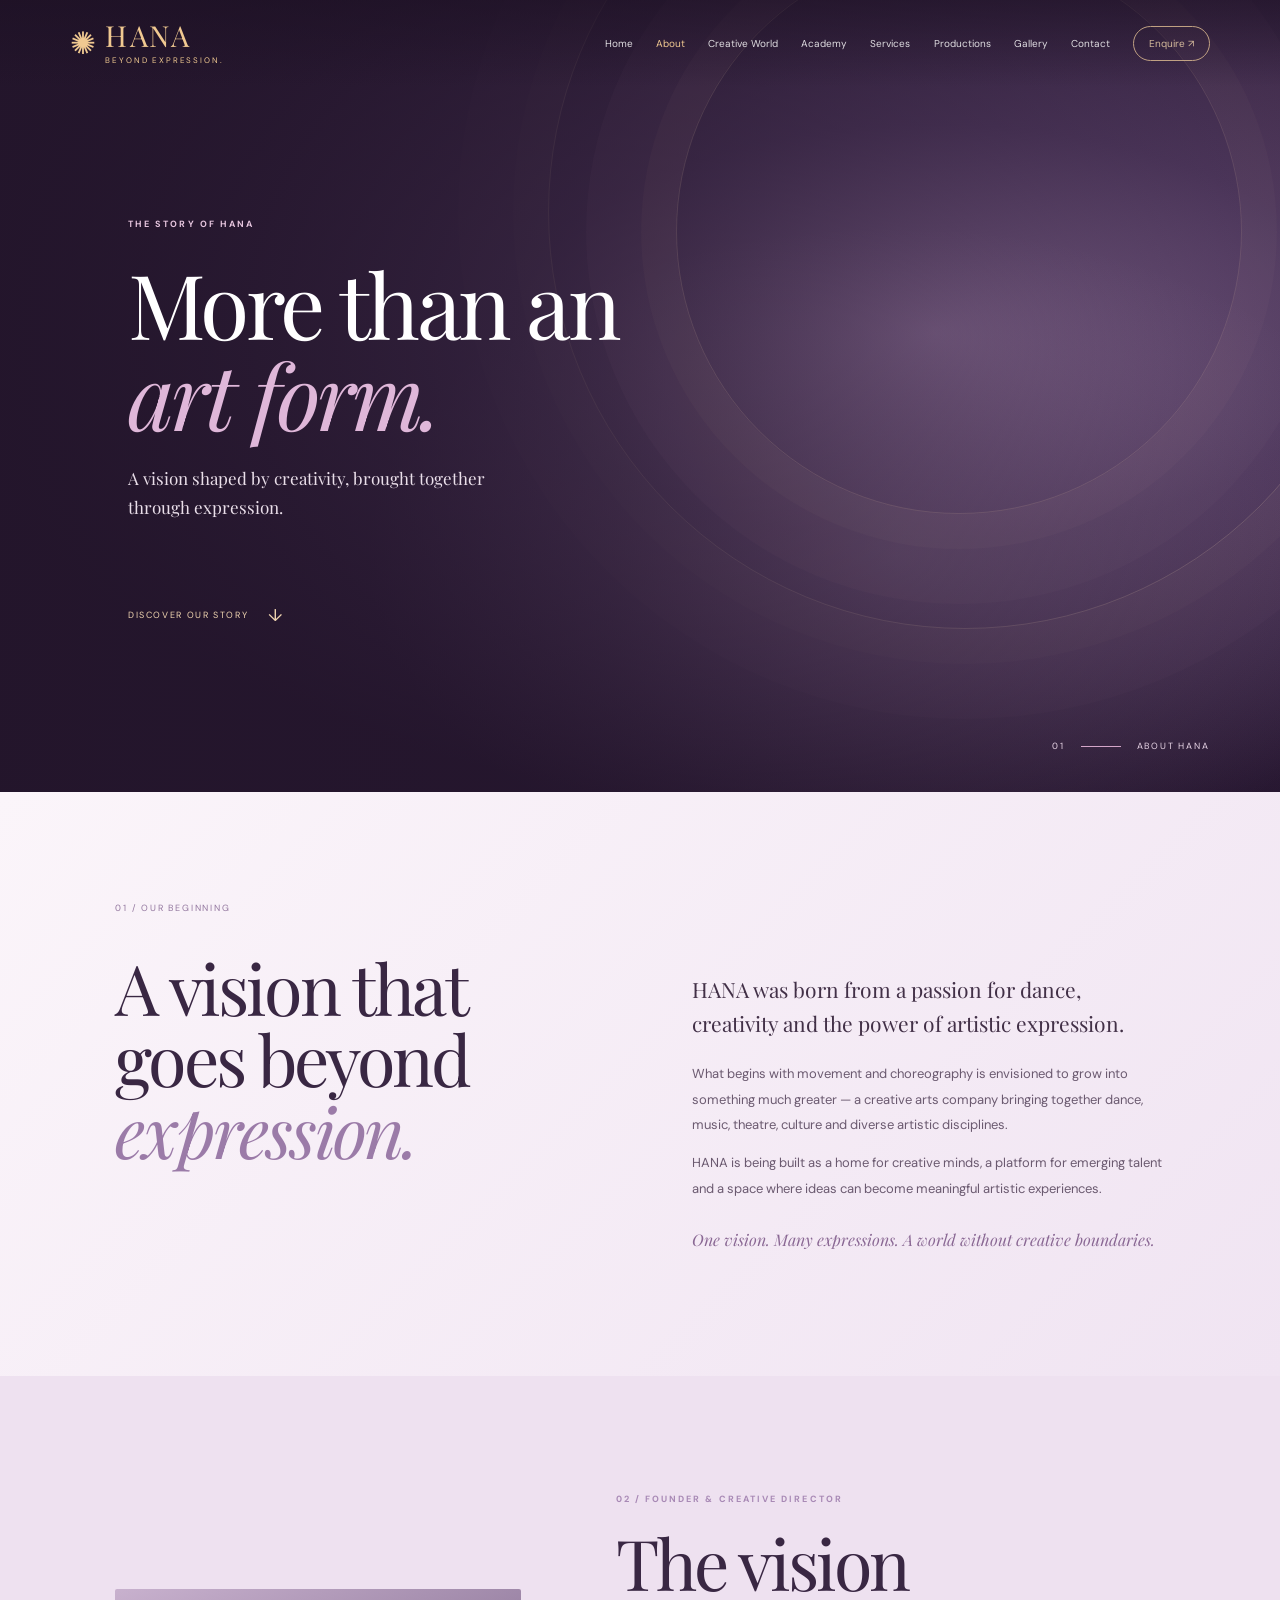
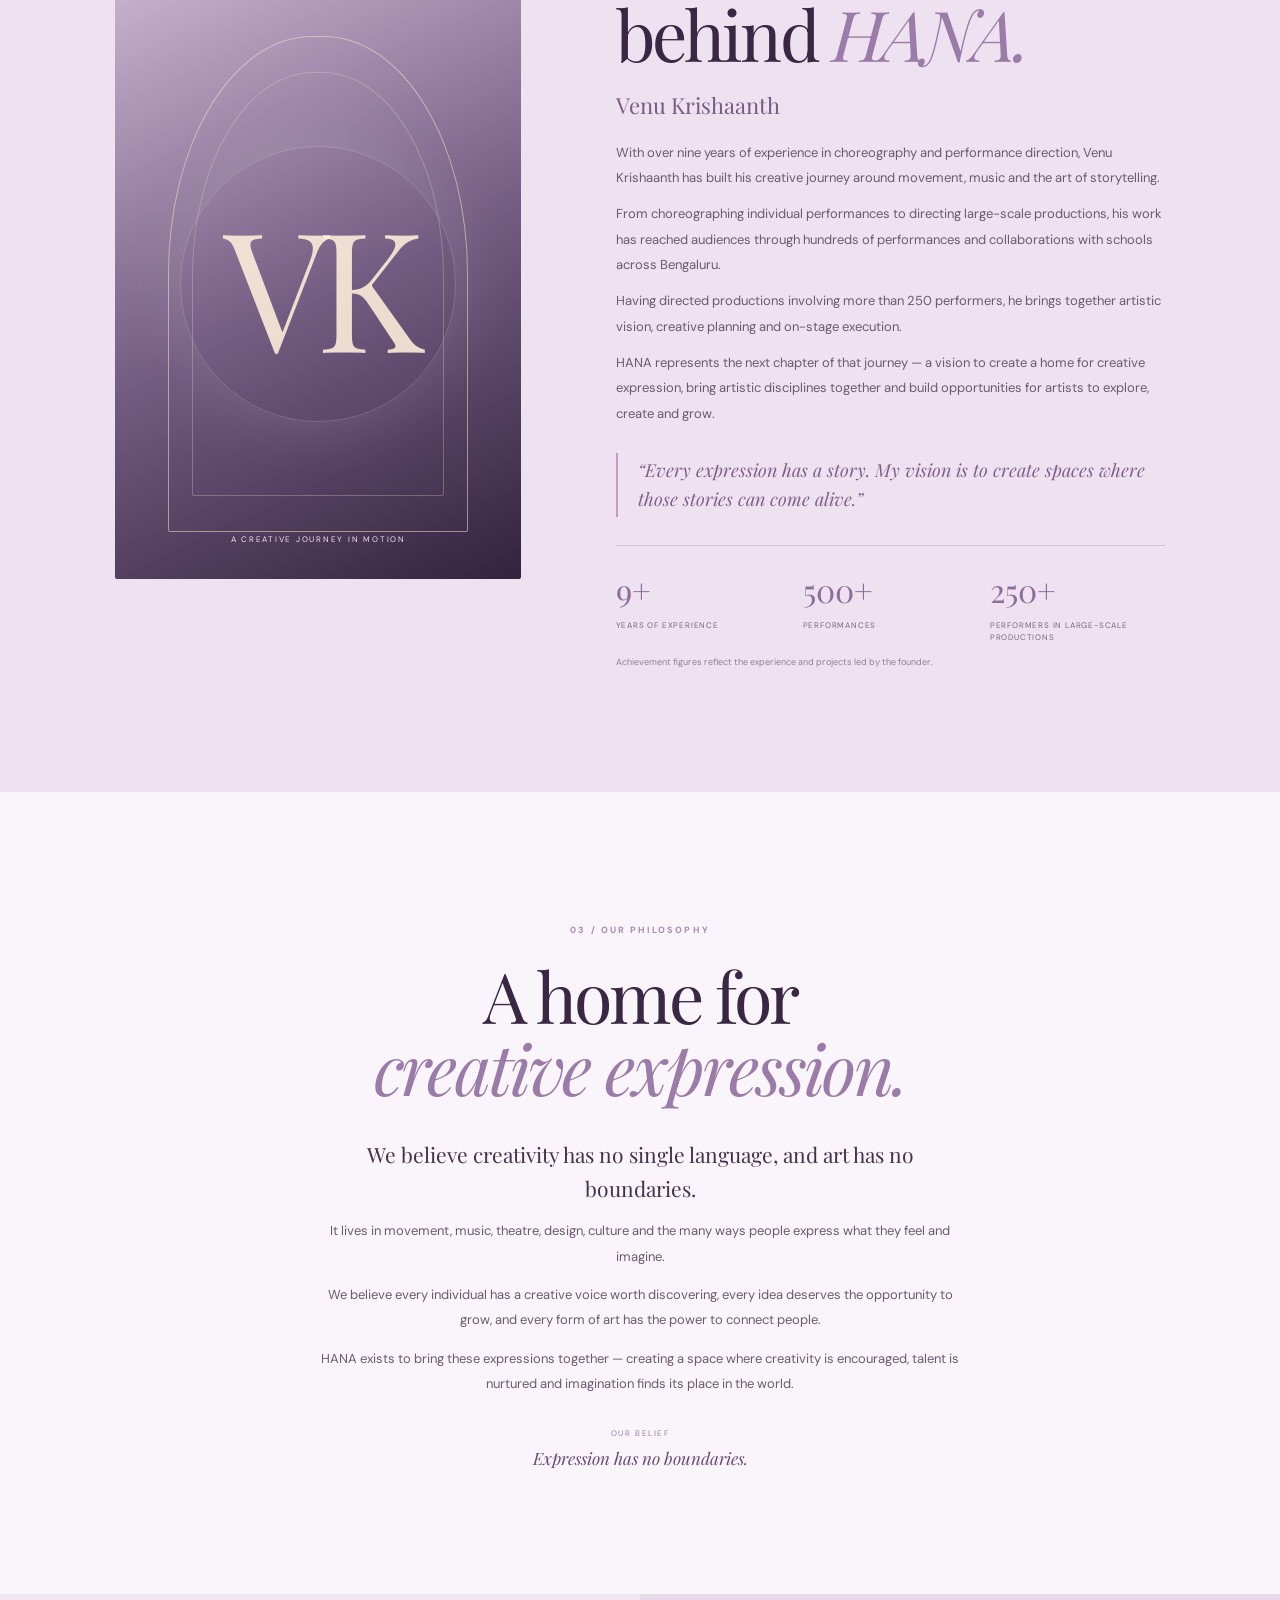
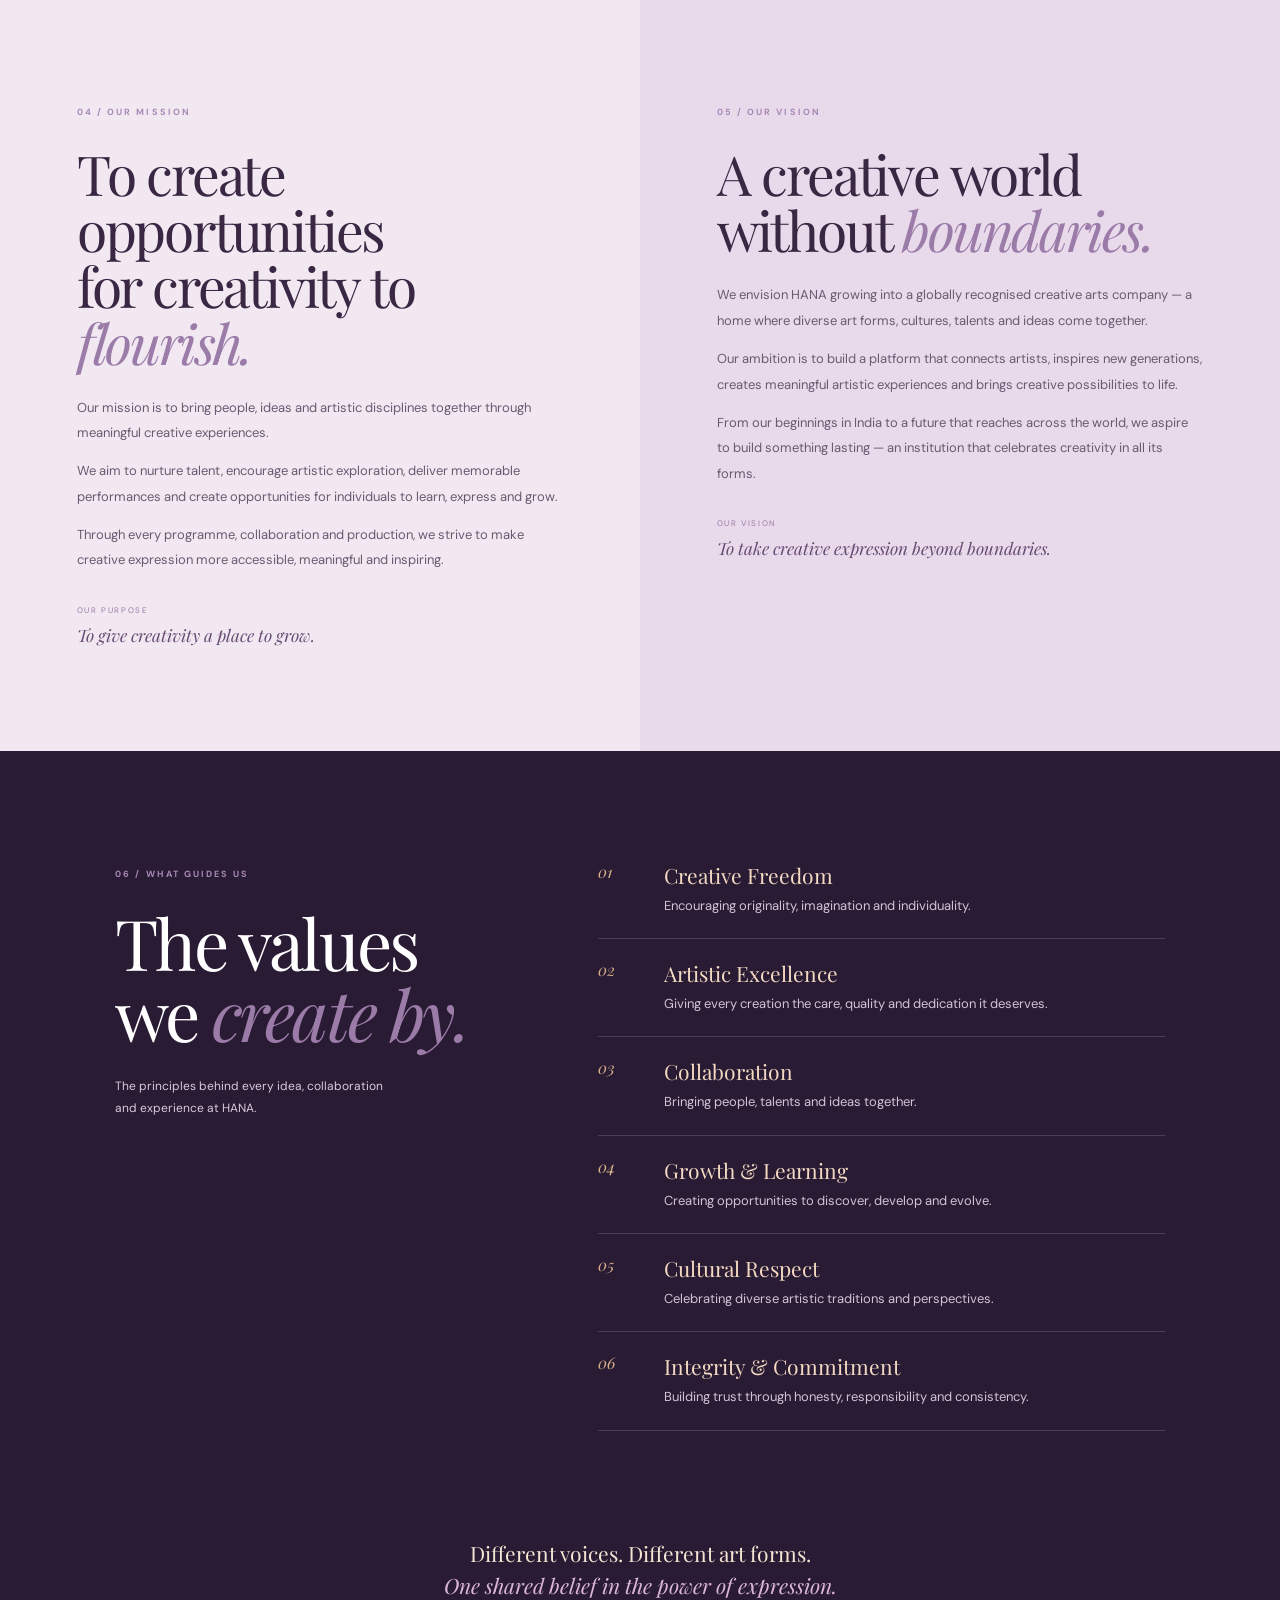
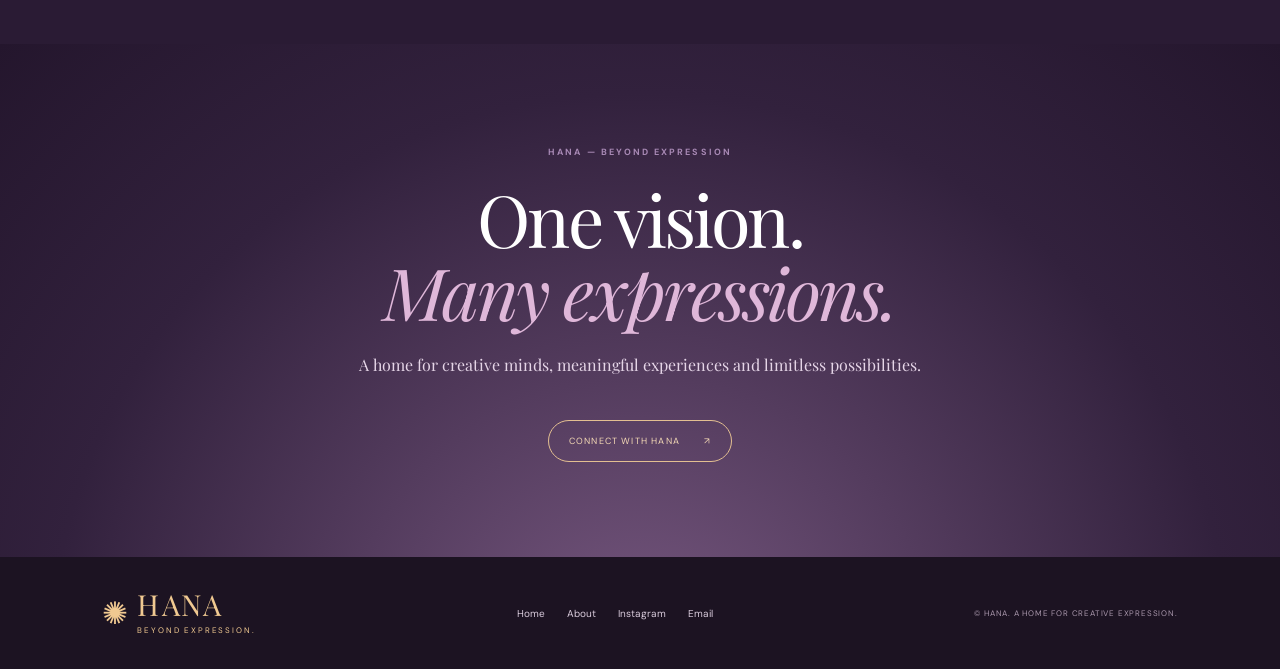
<file: about.html>
<!doctype html>
<html lang="en">
<head>
  <meta charset="utf-8">
  <meta name="viewport" content="width=device-width, initial-scale=1">
  <meta name="theme-color" content="#281832">
  <meta name="description" content="Discover the story, founder, philosophy, mission, vision and values behind HANA — Beyond Expression.">
  <title>About HANA — Beyond Expression</title>
  <link rel="preconnect" href="https://fonts.googleapis.com">
  <link rel="preconnect" href="https://fonts.gstatic.com" crossorigin>
  <link href="https://fonts.googleapis.com/css2?family=DM+Sans:wght@400;500;600;700&family=Playfair+Display:ital,wght@0,400;0,500;0,600;1,400;1,500&display=swap" rel="stylesheet">
  <link rel="stylesheet" href="style.css">
</head>
<body>
<header class="header">
  <a class="brand" href="index.html"><span class="mark">✺</span><span>HANA<small>BEYOND EXPRESSION.</small></span></a>
  <button class="menu" aria-label="Toggle navigation" aria-expanded="false"><i></i><i></i></button>
  <nav class="nav">
    <a href="index.html">Home</a><a class="active" href="about.html">About</a>
    <a href="creative-world.html">Creative World</a><a href="academy.html">Academy</a>
    <a href="services.html">Services</a><a href="productions.html">Productions</a>
    <a href="gallery.html">Gallery</a><a href="contact.html">Contact</a>
    <a class="nav-cta" href="https://wa.me/919900006906">Enquire ↗</a>
  </nav>
</header>

<main>
  <section class="hero">
    <div class="hero-glow"></div>
    <div class="hero-copy">
      <span class="eyebrow">THE STORY OF HANA</span>
      <h1>More than an<br><em>art form.</em></h1>
      <p>A vision shaped by creativity, brought together through expression.</p>
      <a class="scroll" href="#story">DISCOVER OUR STORY <span>↓</span></a>
    </div>
    <div class="hero-side">01 <b></b> ABOUT HANA</div>
  </section>

  <section class="story section" id="story">
    <div class="section-tag">01 / OUR BEGINNING</div>
    <div class="story-grid">
      <h2>A vision that<br>goes beyond<br><em>expression.</em></h2>
      <div class="prose">
        <p class="lead">HANA was born from a passion for dance, creativity and the power of artistic expression.</p>
        <p>What begins with movement and choreography is envisioned to grow into something much greater — a creative arts company bringing together dance, music, theatre, culture and diverse artistic disciplines.</p>
        <p>HANA is being built as a home for creative minds, a platform for emerging talent and a space where ideas can become meaningful artistic experiences.</p>
        <p class="signature">One vision. Many expressions. A world without creative boundaries.</p>
      </div>
    </div>
  </section>

  <section class="founder section">
    <div class="founder-visual" aria-label="Founder portrait placeholder">
      <div class="portrait-orbit"></div><div class="portrait-monogram">VK</div>
      <span class="portrait-note">A CREATIVE JOURNEY IN MOTION</span>
    </div>
    <div class="founder-copy">
      <span class="eyebrow">02 / FOUNDER &amp; CREATIVE DIRECTOR</span>
      <h2>The vision<br>behind <em>HANA.</em></h2>
      <h3>Venu Krishaanth</h3>
      <p>With over nine years of experience in choreography and performance direction, Venu Krishaanth has built his creative journey around movement, music and the art of storytelling.</p>
      <p>From choreographing individual performances to directing large-scale productions, his work has reached audiences through hundreds of performances and collaborations with schools across Bengaluru.</p>
      <p>Having directed productions involving more than 250 performers, he brings together artistic vision, creative planning and on-stage execution.</p>
      <p>HANA represents the next chapter of that journey — a vision to create a home for creative expression, bring artistic disciplines together and build opportunities for artists to explore, create and grow.</p>
      <blockquote>“Every expression has a story. My vision is to create spaces where those stories can come alive.”</blockquote>
      <div class="founder-stats"><div><strong>9+</strong><span>YEARS OF EXPERIENCE</span></div><div><strong>500+</strong><span>PERFORMANCES</span></div><div><strong>250+</strong><span>PERFORMERS IN LARGE-SCALE PRODUCTIONS</span></div></div>
      <p class="small-note">Achievement figures reflect the experience and projects led by the founder.</p>
    </div>
  </section>

  <section class="philosophy section">
    <span class="eyebrow">03 / OUR PHILOSOPHY</span>
    <h2>A home for<br><em>creative expression.</em></h2>
    <p class="philosophy-lead">We believe creativity has no single language, and art has no boundaries.</p>
    <p>It lives in movement, music, theatre, design, culture and the many ways people express what they feel and imagine.</p>
    <p>We believe every individual has a creative voice worth discovering, every idea deserves the opportunity to grow, and every form of art has the power to connect people.</p>
    <p>HANA exists to bring these expressions together — creating a space where creativity is encouraged, talent is nurtured and imagination finds its place in the world.</p>
    <div class="belief">OUR BELIEF <b>Expression has no boundaries.</b></div>
  </section>

  <section class="mission-vision section">
    <article class="mission">
      <span class="eyebrow">04 / OUR MISSION</span>
      <h2>To create opportunities<br>for creativity to <em>flourish.</em></h2>
      <p>Our mission is to bring people, ideas and artistic disciplines together through meaningful creative experiences.</p>
      <p>We aim to nurture talent, encourage artistic exploration, deliver memorable performances and create opportunities for individuals to learn, express and grow.</p>
      <p>Through every programme, collaboration and production, we strive to make creative expression more accessible, meaningful and inspiring.</p>
      <div class="belief">OUR PURPOSE <b>To give creativity a place to grow.</b></div>
    </article>
    <article class="vision">
      <span class="eyebrow">05 / OUR VISION</span>
      <h2>A creative world<br>without <em>boundaries.</em></h2>
      <p>We envision HANA growing into a globally recognised creative arts company — a home where diverse art forms, cultures, talents and ideas come together.</p>
      <p>Our ambition is to build a platform that connects artists, inspires new generations, creates meaningful artistic experiences and brings creative possibilities to life.</p>
      <p>From our beginnings in India to a future that reaches across the world, we aspire to build something lasting — an institution that celebrates creativity in all its forms.</p>
      <div class="belief">OUR VISION <b>To take creative expression beyond boundaries.</b></div>
    </article>
  </section>

  <section class="values section">
    <div class="values-heading"><span class="eyebrow">06 / WHAT GUIDES US</span><h2>The values<br>we <em>create by.</em></h2><p>The principles behind every idea, collaboration and experience at HANA.</p></div>
    <div class="values-list">
      <article><span>01</span><div><h3>Creative Freedom</h3><p>Encouraging originality, imagination and individuality.</p></div></article>
      <article><span>02</span><div><h3>Artistic Excellence</h3><p>Giving every creation the care, quality and dedication it deserves.</p></div></article>
      <article><span>03</span><div><h3>Collaboration</h3><p>Bringing people, talents and ideas together.</p></div></article>
      <article><span>04</span><div><h3>Growth &amp; Learning</h3><p>Creating opportunities to discover, develop and evolve.</p></div></article>
      <article><span>05</span><div><h3>Cultural Respect</h3><p>Celebrating diverse artistic traditions and perspectives.</p></div></article>
      <article><span>06</span><div><h3>Integrity &amp; Commitment</h3><p>Building trust through honesty, responsibility and consistency.</p></div></article>
    </div>
    <p class="closing">Different voices. Different art forms.<br><em>One shared belief in the power of expression.</em></p>
  </section>

  <section class="end">
    <span class="eyebrow">HANA — BEYOND EXPRESSION</span>
    <h2>One vision.<br><em>Many expressions.</em></h2>
    <p>A home for creative minds, meaningful experiences and limitless possibilities.</p>
    <a href="https://wa.me/919900006906?text=Hello%20HANA%2C%20I%27d%20like%20to%20connect." class="button">CONNECT WITH HANA <span>↗</span></a>
  </section>
</main>
<footer><a class="brand" href="index.html"><span class="mark">✺</span><span>HANA<small>BEYOND EXPRESSION.</small></span></a><div class="foot-links"><a href="index.html">Home</a><a href="about.html">About</a><a href="https://www.instagram.com/__hana.in/">Instagram</a><a href="mailto:hellohana.in@gmail.com">Email</a></div><small>© HANA. A HOME FOR CREATIVE EXPRESSION.</small></footer>
<script src="script.js"></script>
</body>
</html>
</file>
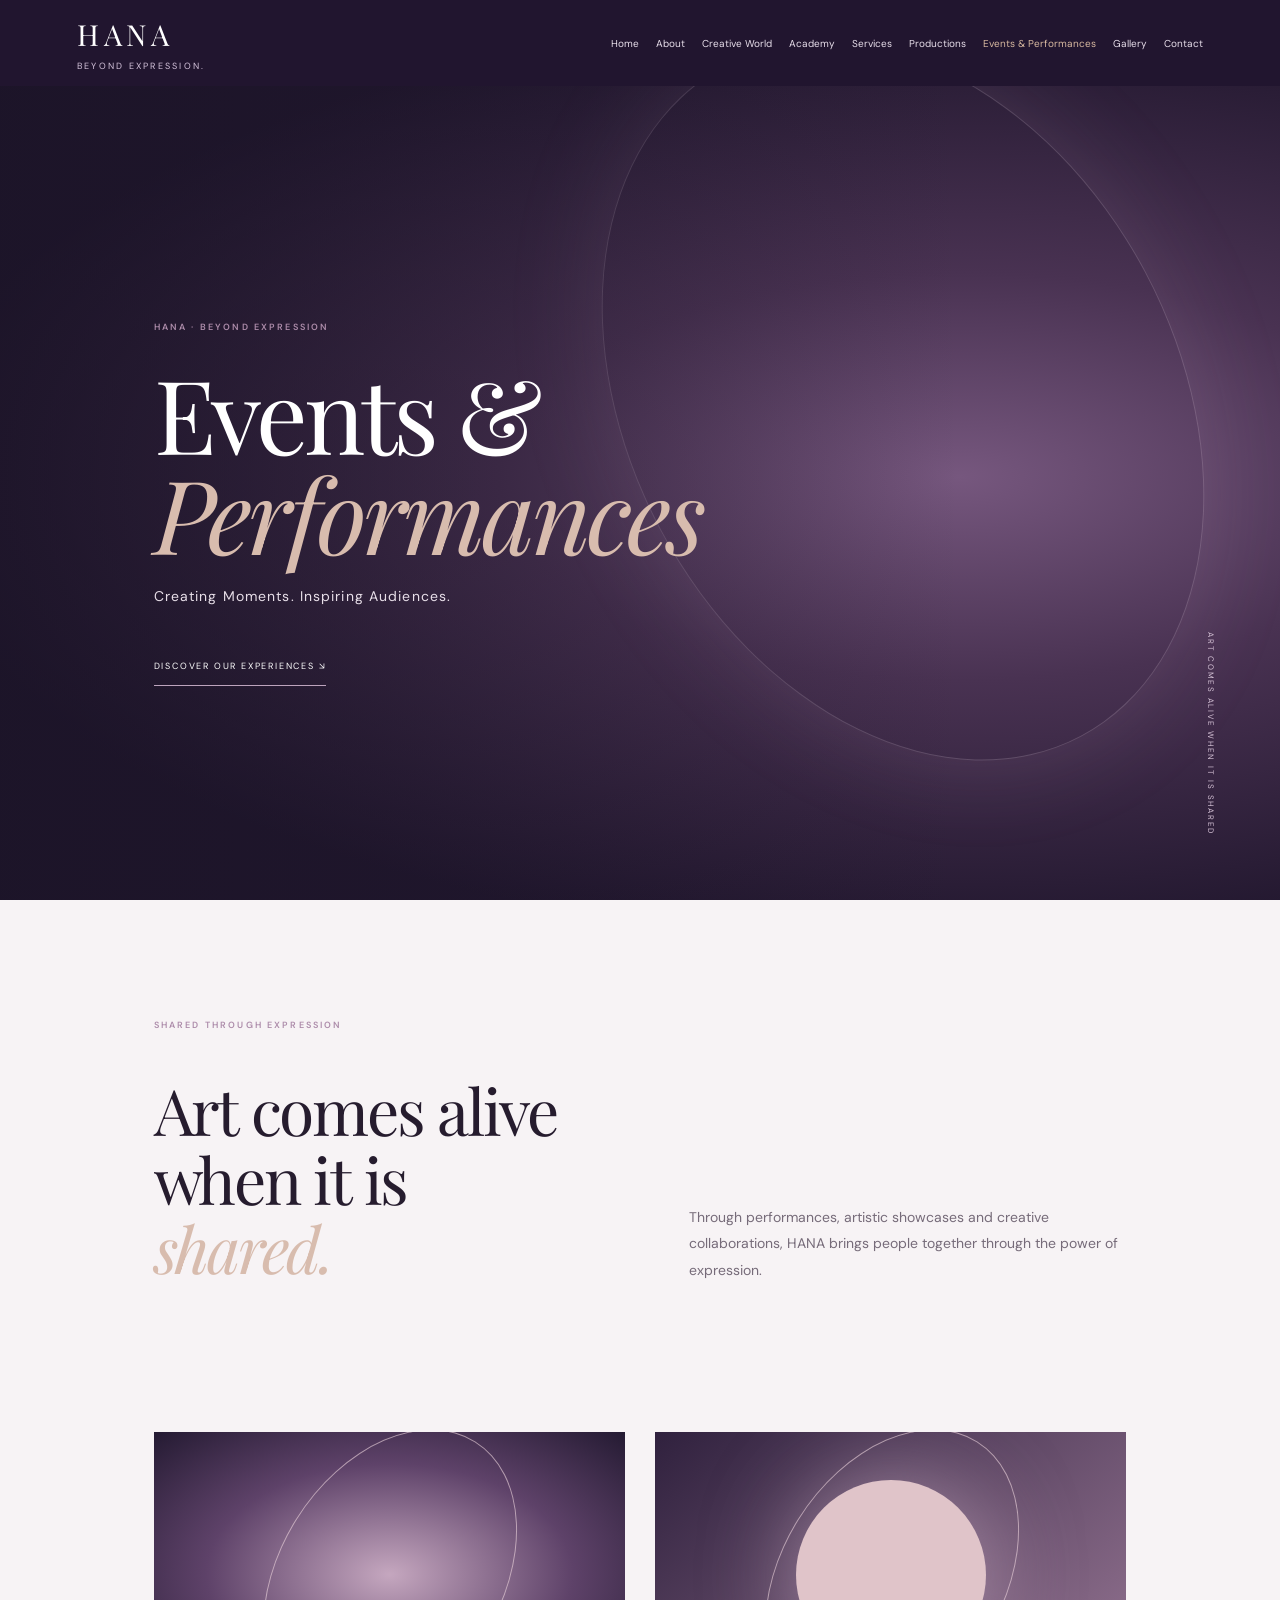
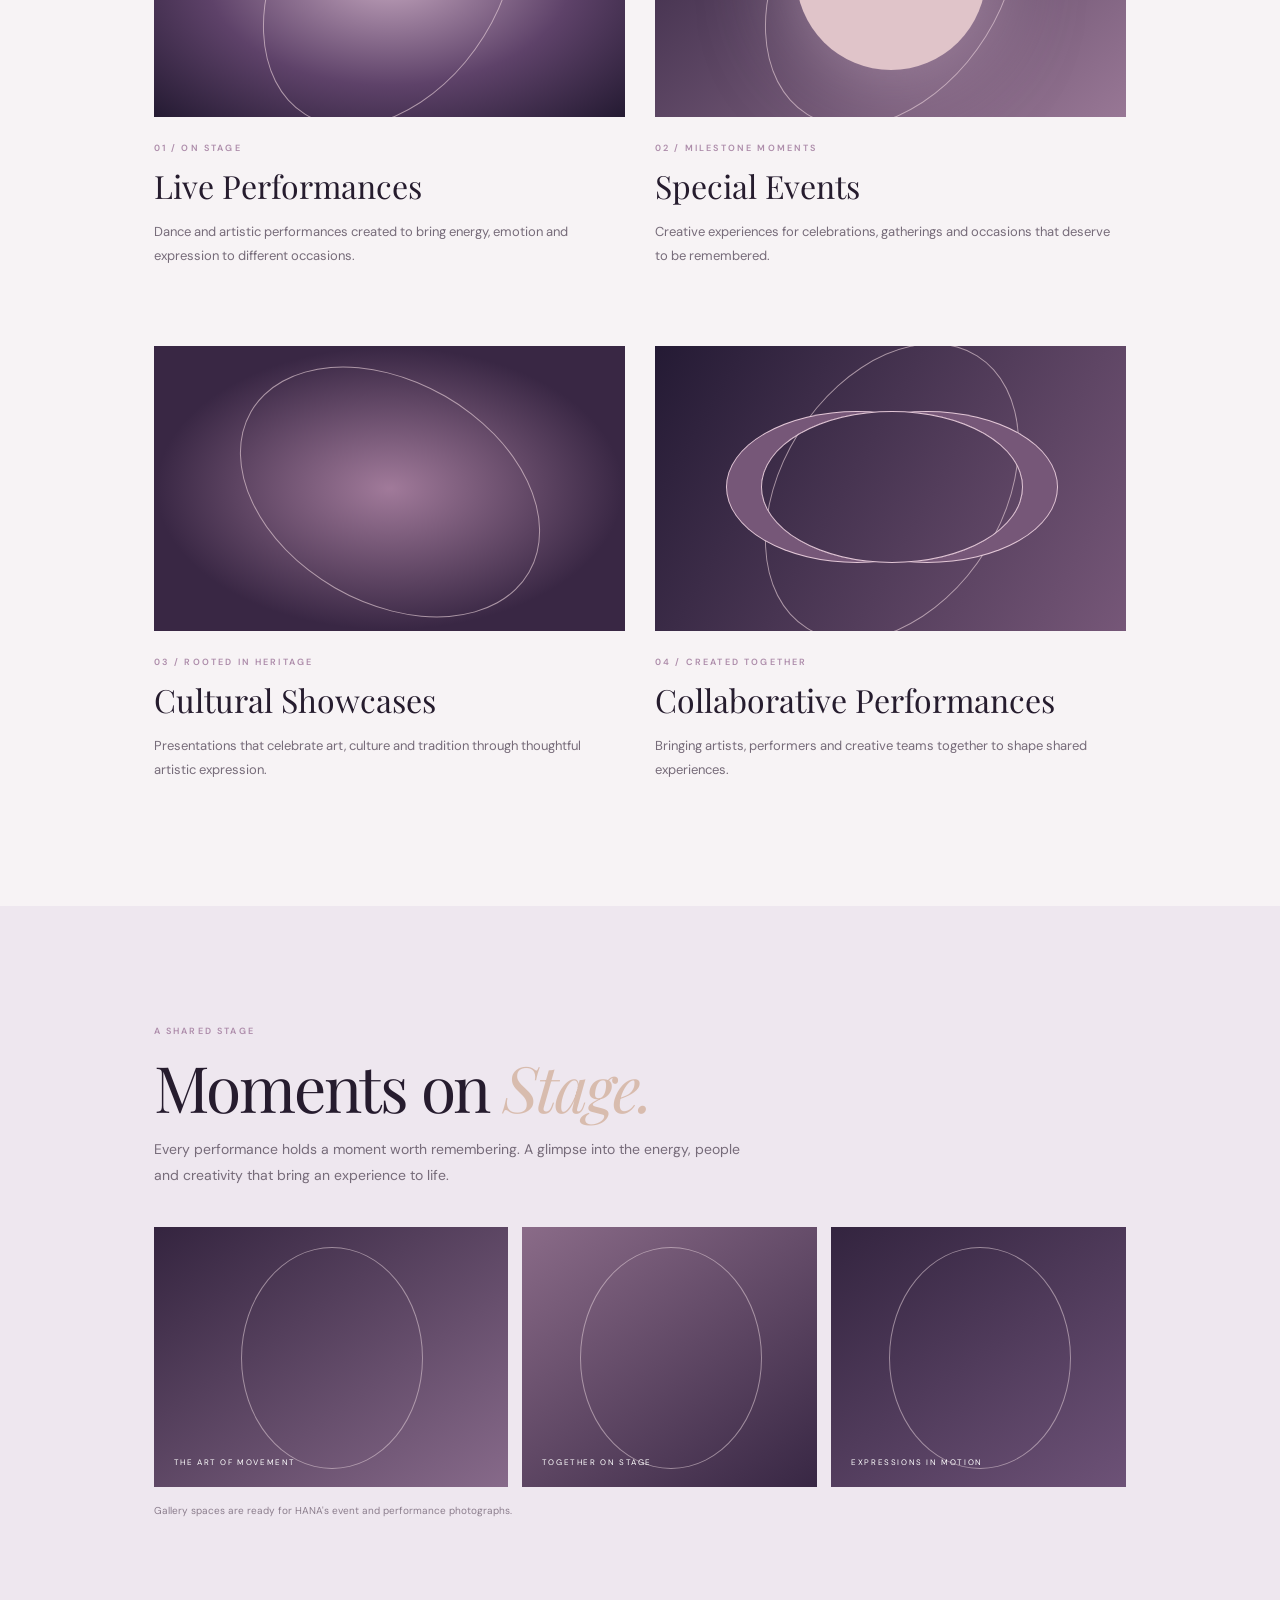
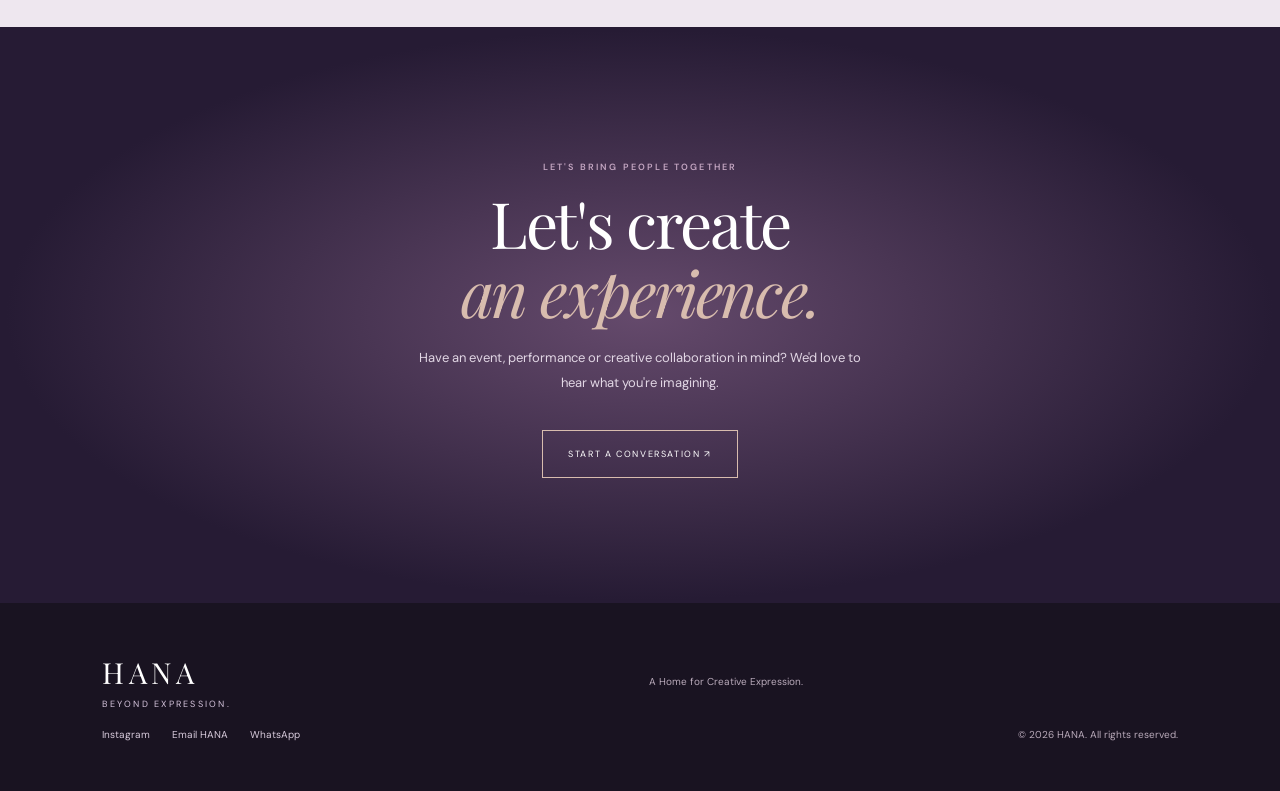
<file: events.html>
<!doctype html><html lang="en"><head><meta charset="utf-8"><meta name="viewport" content="width=device-width,initial-scale=1"><meta name="description" content="HANA Events & Performances — Beyond Expression"><title>Events & Performances | HANA</title><link rel="preconnect" href="https://fonts.googleapis.com"><link href="https://fonts.googleapis.com/css2?family=DM+Sans:wght@400;500;600&family=Playfair+Display:wght@400;500;600&display=swap" rel="stylesheet"><link rel="stylesheet" href="events.css"></head><body>
<header class="header"><a class="brand" href="index.html">HANA<span>BEYOND EXPRESSION.</span></a><button class="menu" aria-label="Open navigation" aria-expanded="false">☰</button><nav><a href="index.html">Home</a><a href="about.html">About</a><a href="creative-world.html">Creative World</a><a href="academy.html">Academy</a><a href="services.html">Services</a><a href="productions.html">Productions</a><a class="active" href="events.html">Events & Performances</a><a href="gallery.html">Gallery</a><a href="contact.html">Contact</a></nav></header>
<main><section class="hero"><div class="hero-shape"></div><div class="hero-copy"><p class="eyebrow">HANA · BEYOND EXPRESSION</p><h1>Events &<br><em>Performances</em></h1><p class="tagline">Creating Moments. Inspiring Audiences.</p><a class="link" href="#experiences">DISCOVER OUR EXPERIENCES ↘</a></div><small class="side-note">ART COMES ALIVE WHEN IT IS SHARED</small></section>
<section class="intro section" id="experiences"><p class="eyebrow">SHARED THROUGH EXPRESSION</p><h2>Art comes alive<br>when it is <em>shared.</em></h2><p>Through performances, artistic showcases and creative collaborations, HANA brings people together through the power of expression.</p></section>
<section class="cards section"><article class="card"><div class="art live"></div><p class="eyebrow">01 / ON STAGE</p><h3>Live Performances</h3><p>Dance and artistic performances created to bring energy, emotion and expression to different occasions.</p></article><article class="card"><div class="art special"></div><p class="eyebrow">02 / MILESTONE MOMENTS</p><h3>Special Events</h3><p>Creative experiences for celebrations, gatherings and occasions that deserve to be remembered.</p></article><article class="card"><div class="art culture"></div><p class="eyebrow">03 / ROOTED IN HERITAGE</p><h3>Cultural Showcases</h3><p>Presentations that celebrate art, culture and tradition through thoughtful artistic expression.</p></article><article class="card"><div class="art collab"></div><p class="eyebrow">04 / CREATED TOGETHER</p><h3>Collaborative Performances</h3><p>Bringing artists, performers and creative teams together to shape shared experiences.</p></article></section>
<section class="moments section"><div><p class="eyebrow">A SHARED STAGE</p><h2>Moments on <em>Stage.</em></h2><p class="moments-copy">Every performance holds a moment worth remembering. A glimpse into the energy, people and creativity that bring an experience to life.</p></div><div class="gallery"><div class="tile t1"><span>THE ART OF MOVEMENT</span></div><div class="tile t2"><span>TOGETHER ON STAGE</span></div><div class="tile t3"><span>EXPRESSIONS IN MOTION</span></div></div><small class="note">Gallery spaces are ready for HANA's event and performance photographs.</small></section>
<section class="closing"><p class="eyebrow">LET'S BRING PEOPLE TOGETHER</p><h2>Let's create<br><em>an experience.</em></h2><p>Have an event, performance or creative collaboration in mind? We'd love to hear what you're imagining.</p><a class="cta" href="https://wa.me/919900006906" target="_blank" rel="noopener">START A CONVERSATION ↗</a></section></main>
<footer><a class="brand" href="index.html">HANA<span>BEYOND EXPRESSION.</span></a><p>A Home for Creative Expression.</p><div><a href="https://www.instagram.com/__hana.in/" target="_blank" rel="noopener">Instagram</a><a href="mailto:hellohana.in@gmail.com">Email HANA</a><a href="https://wa.me/919900006906">WhatsApp</a></div><small>© <span id="year"></span> HANA. All rights reserved.</small></footer><script src="events.js"></script></body></html>
</file>
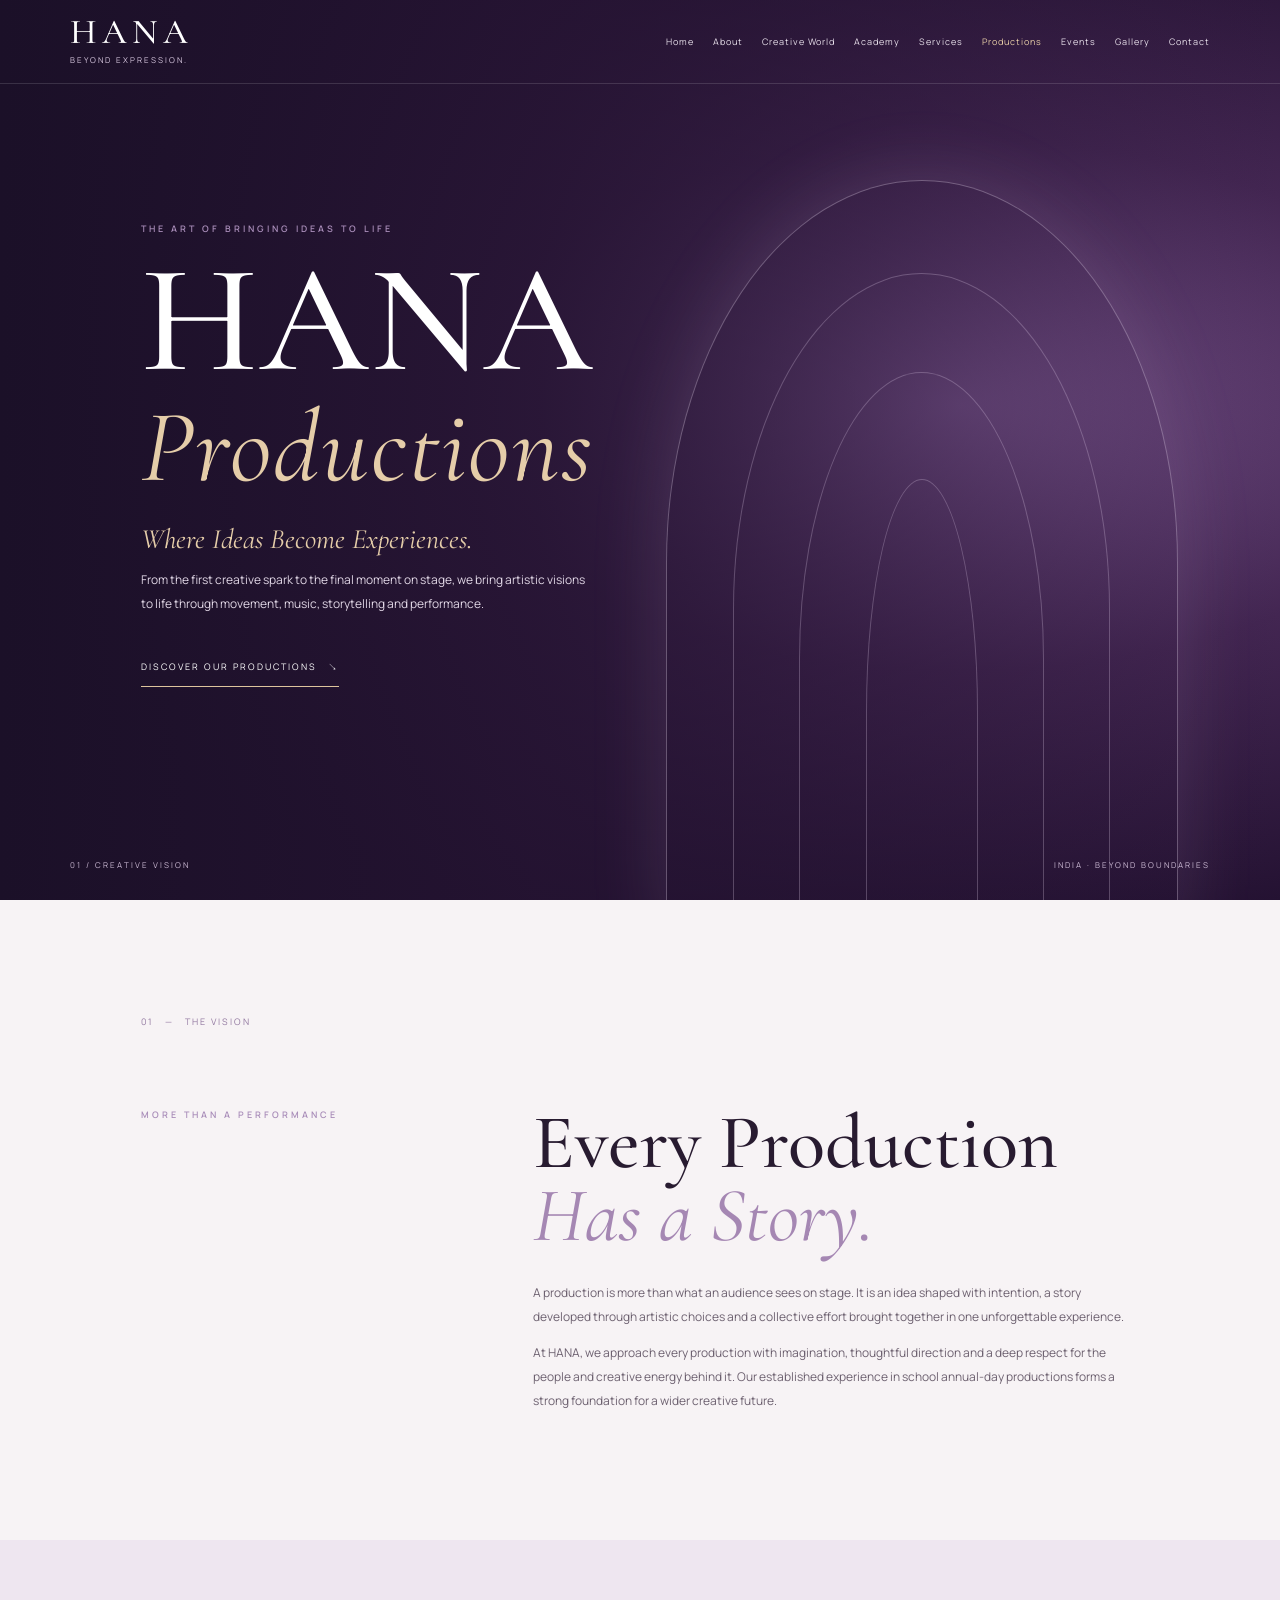
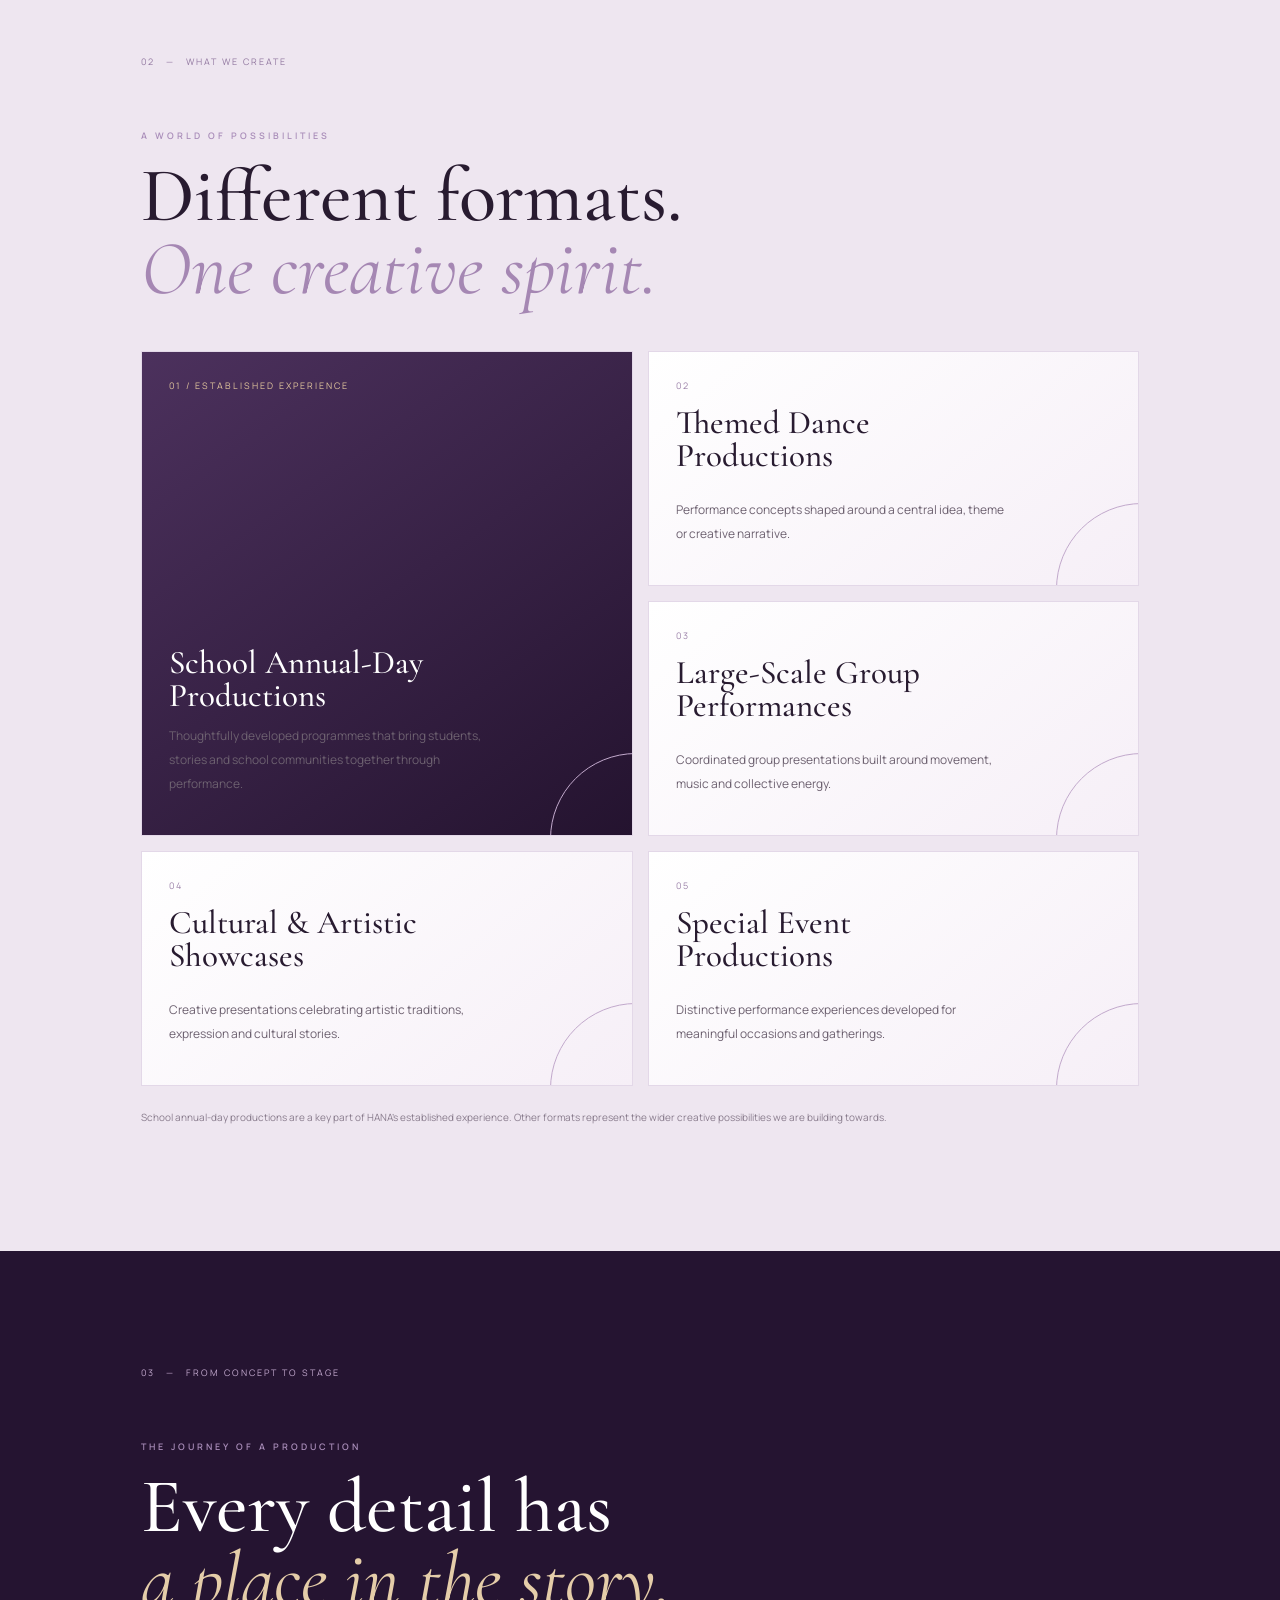
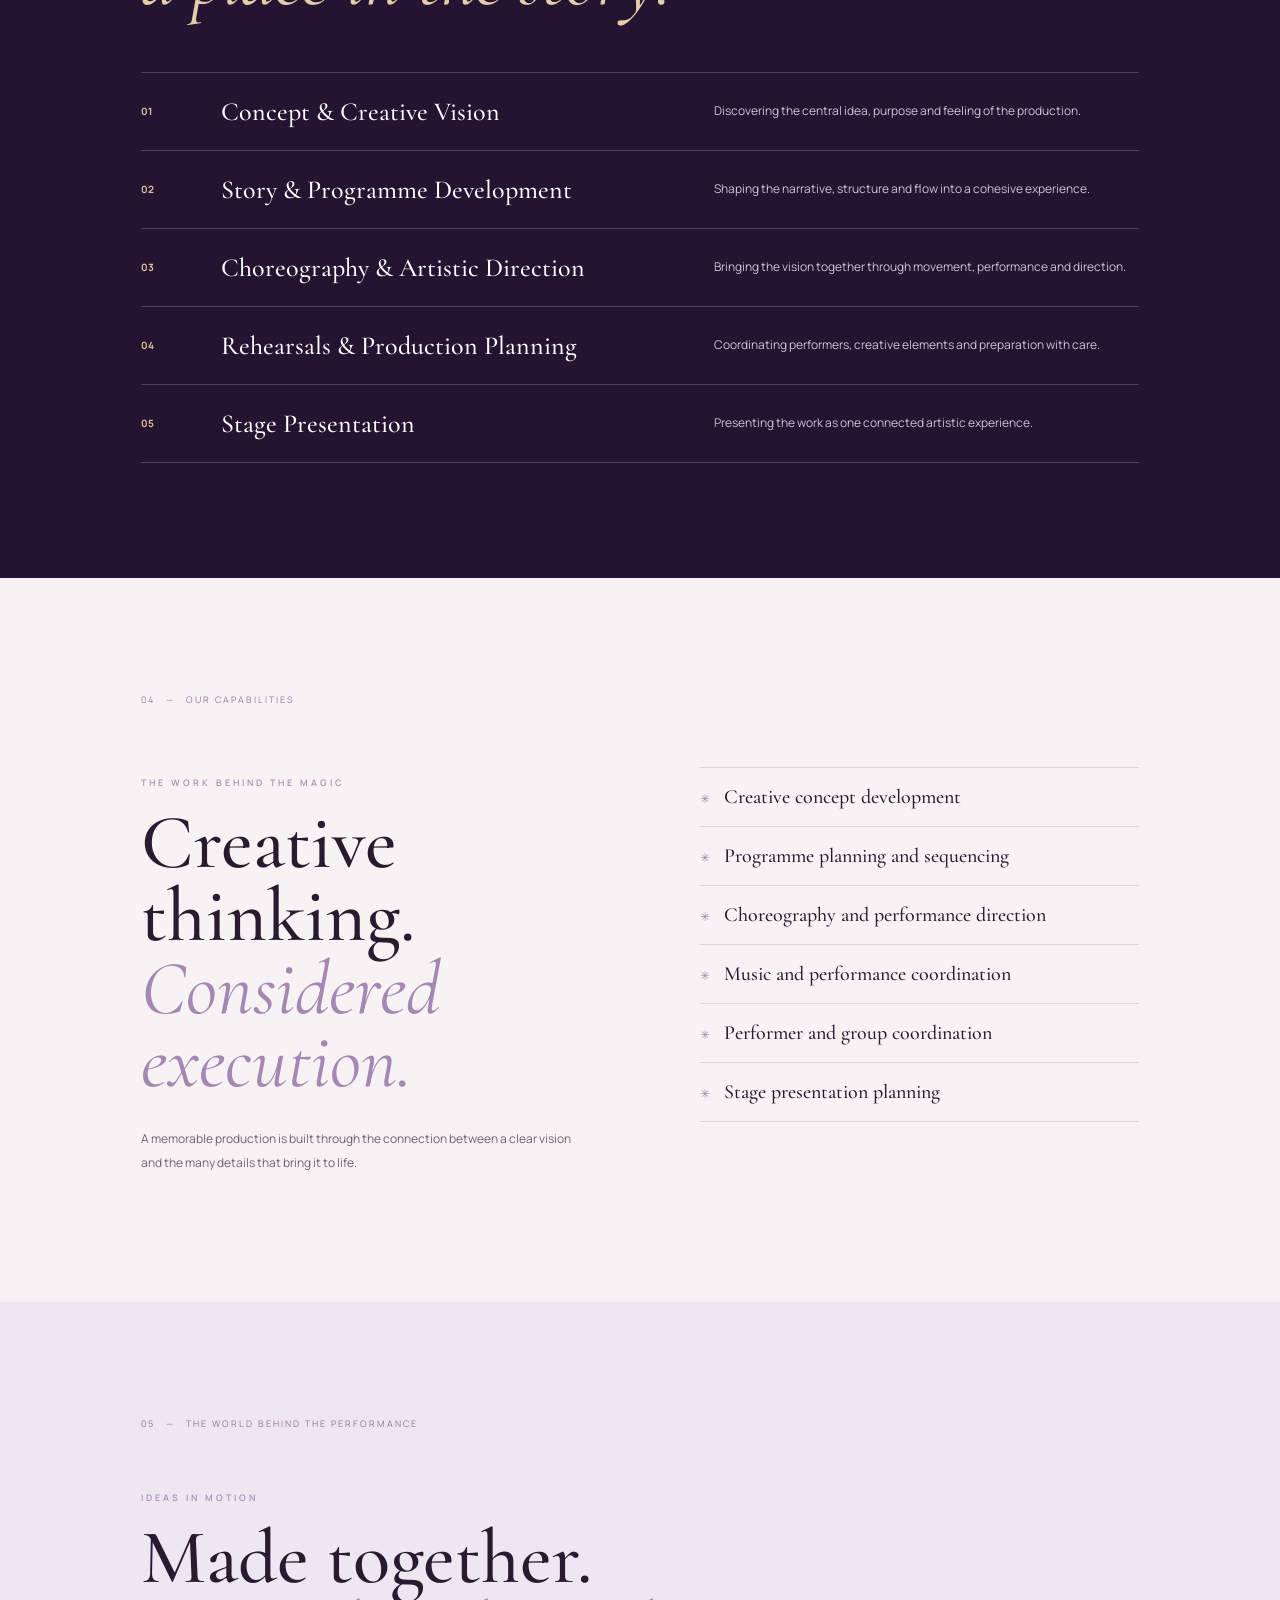
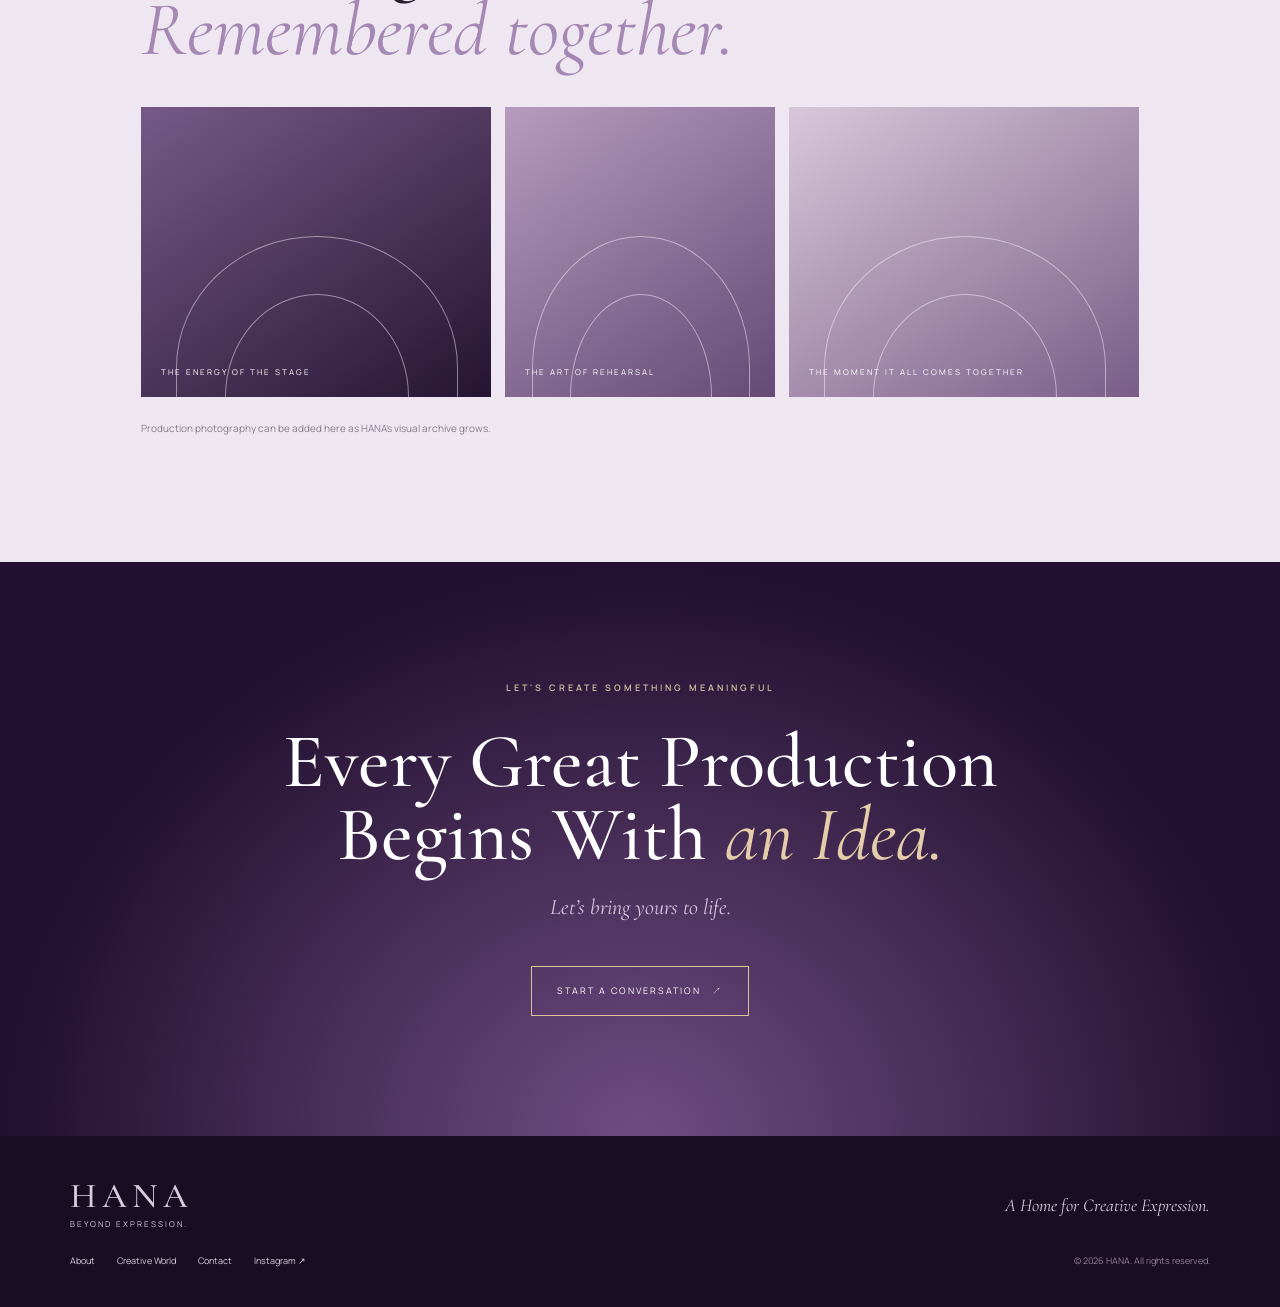
<file: productions.html>
<!doctype html>
<html lang="en"><head>
<meta charset="utf-8"><meta name="viewport" content="width=device-width,initial-scale=1">
<meta name="theme-color" content="#21102f">
<meta name="description" content="HANA Productions — Where Ideas Become Experiences.">
<title>Productions | HANA — Beyond Expression</title>
<link rel="preconnect" href="https://fonts.googleapis.com">
<link href="https://fonts.googleapis.com/css2?family=Cormorant+Garamond:wght@400;500;600&family=Manrope:wght@300;400;500;600&display=swap" rel="stylesheet">
<link rel="stylesheet" href="productions.css"></head>
<body>
<header class="header"><a class="brand" href="index.html">HANA<small>BEYOND EXPRESSION.</small></a>
<button class="menu" aria-label="Toggle navigation" aria-expanded="false">☰</button>
<nav><a href="index.html">Home</a><a href="about.html">About</a><a href="creative-world.html">Creative World</a><a href="academy.html">Academy</a><a href="services.html">Services</a><a class="active" href="productions.html">Productions</a><a href="events.html">Events</a><a href="gallery.html">Gallery</a><a href="contact.html">Contact</a></nav></header>
<main>
<section class="hero"><div class="arch"><i></i><i></i><i></i></div><div class="hero-inner"><p class="eyebrow">THE ART OF BRINGING IDEAS TO LIFE</p><h1>HANA<br><em>Productions</em></h1><h2>Where Ideas Become Experiences.</h2><p>From the first creative spark to the final moment on stage, we bring artistic visions to life through movement, music, storytelling and performance.</p><a class="link" href="#vision">DISCOVER OUR PRODUCTIONS　↘</a></div><div class="hero-foot"><span>01 / CREATIVE VISION</span><span>INDIA · BEYOND BOUNDARIES</span></div></section>
<section class="section intro" id="vision"><div class="index">01　—　THE VISION</div><div class="split"><p class="eyebrow">MORE THAN A PERFORMANCE</p><div><h2>Every Production<br><em>Has a Story.</em></h2><p>A production is more than what an audience sees on stage. It is an idea shaped with intention, a story developed through artistic choices and a collective effort brought together in one unforgettable experience.</p><p>At HANA, we approach every production with imagination, thoughtful direction and a deep respect for the people and creative energy behind it. Our established experience in school annual-day productions forms a strong foundation for a wider creative future.</p></div></div></section>
<section class="section create"><div class="index">02　—　WHAT WE CREATE</div><p class="eyebrow">A WORLD OF POSSIBILITIES</p><h2>Different formats.<br><em>One creative spirit.</em></h2><div class="cards">
<article class="feature"><small>01 / ESTABLISHED EXPERIENCE</small><div><h3>School Annual-Day<br>Productions</h3><p>Thoughtfully developed programmes that bring students, stories and school communities together through performance.</p></div></article>
<article><small>02</small><h3>Themed Dance<br>Productions</h3><p>Performance concepts shaped around a central idea, theme or creative narrative.</p></article>
<article><small>03</small><h3>Large-Scale Group<br>Performances</h3><p>Coordinated group presentations built around movement, music and collective energy.</p></article>
<article><small>04</small><h3>Cultural & Artistic<br>Showcases</h3><p>Creative presentations celebrating artistic traditions, expression and cultural stories.</p></article>
<article><small>05</small><h3>Special Event<br>Productions</h3><p>Distinctive performance experiences developed for meaningful occasions and gatherings.</p></article></div>
<p class="note">School annual-day productions are a key part of HANA's established experience. Other formats represent the wider creative possibilities we are building towards.</p></section>
<section class="section process"><div class="index">03　—　FROM CONCEPT TO STAGE</div><p class="eyebrow">THE JOURNEY OF A PRODUCTION</p><h2>Every detail has<br><em>a place in the story.</em></h2><div class="steps">
<div><b>01</b><h3>Concept & Creative Vision</h3><p>Discovering the central idea, purpose and feeling of the production.</p></div>
<div><b>02</b><h3>Story & Programme Development</h3><p>Shaping the narrative, structure and flow into a cohesive experience.</p></div>
<div><b>03</b><h3>Choreography & Artistic Direction</h3><p>Bringing the vision together through movement, performance and direction.</p></div>
<div><b>04</b><h3>Rehearsals & Production Planning</h3><p>Coordinating performers, creative elements and preparation with care.</p></div>
<div><b>05</b><h3>Stage Presentation</h3><p>Presenting the work as one connected artistic experience.</p></div></div></section>
<section class="section capabilities"><div class="index">04　—　OUR CAPABILITIES</div><div class="split"><div><p class="eyebrow">THE WORK BEHIND THE MAGIC</p><h2>Creative thinking.<br><em>Considered execution.</em></h2><p>A memorable production is built through the connection between a clear vision and the many details that bring it to life.</p></div><ul><li>Creative concept development</li><li>Programme planning and sequencing</li><li>Choreography and performance direction</li><li>Music and performance coordination</li><li>Performer and group coordination</li><li>Stage presentation planning</li></ul></div></section>
<section class="section gallery"><div class="index">05　—　THE WORLD BEHIND THE PERFORMANCE</div><p class="eyebrow">IDEAS IN MOTION</p><h2>Made together.<br><em>Remembered together.</em></h2><div class="gallery-grid"><div><span>THE ENERGY OF THE STAGE</span></div><div><span>THE ART OF REHEARSAL</span></div><div><span>THE MOMENT IT ALL COMES TOGETHER</span></div></div><p class="note">Production photography can be added here as HANA's visual archive grows.</p></section>
<section class="closing"><p class="eyebrow">LET'S CREATE SOMETHING MEANINGFUL</p><h2>Every Great Production<br>Begins With <em>an Idea.</em></h2><p>Let’s bring yours to life.</p><a href="https://wa.me/919900006906" target="_blank" rel="noopener">START A CONVERSATION　↗</a></section>
</main><footer><a class="brand" href="index.html">HANA<small>BEYOND EXPRESSION.</small></a><p>A Home for Creative Expression.</p><div><a href="about.html">About</a><a href="creative-world.html">Creative World</a><a href="contact.html">Contact</a><a href="https://www.instagram.com/__hana.in/" target="_blank" rel="noopener">Instagram ↗</a></div><small>© <span id="year"></span> HANA. All rights reserved.</small></footer>
<script src="productions.js"></script></body></html>
</file>
<file: style.css>
*{box-sizing:border-box}html{scroll-behavior:smooth;scroll-padding-top:80px}body{margin:0;background:#f8f1f7;color:#302139;font-family:"DM Sans",sans-serif;-webkit-font-smoothing:antialiased}a{color:inherit;text-decoration:none}.header{position:absolute;z-index:10;top:0;left:0;width:100%;padding:22px 5.5%;display:flex;align-items:center;justify-content:space-between;color:#fff;background:linear-gradient(180deg,rgba(28,16,35,.58),transparent)}.brand{display:flex;align-items:center;gap:9px;color:#f0c991}.mark{font-size:31px}.brand span:last-child{font:29px/.9 "Playfair Display",serif;letter-spacing:.08em}.brand small{display:block;font:8px "DM Sans",sans-serif;letter-spacing:.23em;margin-top:7px}.nav{display:flex;align-items:center;gap:clamp(12px,1.8vw,25px);font-size:10px}.nav a{opacity:.85}.nav a:hover,.nav .active{color:#f1c991;opacity:1}.nav-cta{border:1px solid #d9b78f;border-radius:30px;padding:10px 15px;color:#f1d5ac}.menu{display:none}.hero{min-height:680px;height:88svh;max-height:850px;position:relative;display:flex;align-items:center;overflow:hidden;color:white;background:radial-gradient(ellipse at 73% 42%,#876a94 0%,#50395f 32%,#281832 75%)}.hero:before,.hero:after{content:"";position:absolute;border:1px solid rgba(238,205,171,.23);border-radius:50%;width:65vw;height:65vw;right:-8vw;top:-16vw;box-shadow:0 0 0 35px rgba(238,205,171,.025),0 0 0 90px rgba(238,205,171,.02)}.hero:after{width:44vw;height:44vw;right:3vw;top:-4vw;border-color:rgba(238,205,171,.14)}.hero-glow{position:absolute;inset:0;background:linear-gradient(90deg,rgba(35,21,43,.95),rgba(35,21,43,.62) 48%,rgba(35,21,43,.08)),radial-gradient(ellipse at 70% 70%,rgba(222,185,220,.22),transparent 42%)}.hero-copy{position:relative;margin-left:10%;padding-top:45px;max-width:620px}.eyebrow{font-size:9px;letter-spacing:.23em;font-weight:700;color:#a889b5}.hero .eyebrow{color:#e7c6df}.hero h1,.story h2,.founder h2,.philosophy h2,.mission-vision h2,.values h2,.end h2{font:clamp(52px,7vw,90px)/1.02 "Playfair Display",serif;letter-spacing:-.04em;margin:25px 0}.hero h1 em,.story h2 em,.founder h2 em,.philosophy h2 em,.mission-vision h2 em,.values h2 em,.end h2 em{font-weight:400;color:#dfb7d9}.hero-copy>p{font:17px/1.7 "Playfair Display",serif;color:#eadfea;max-width:390px}.scroll{display:inline-flex;gap:20px;align-items:center;margin-top:65px;font-size:9px;letter-spacing:.18em;color:#f1d6b1}.scroll span{font-size:17px}.hero-side{position:absolute;right:5.5%;bottom:40px;font-size:9px;letter-spacing:.2em;color:#e9d6e7}.hero-side b{display:inline-block;width:40px;height:1px;background:#d4a6c9;vertical-align:middle;margin:0 12px}.section{padding:110px 9%}.section-tag{font-size:9px;letter-spacing:.2em;color:#92769e}.story{background:linear-gradient(135deg,#fbf5fa,#f0e4f2)}.story-grid{display:grid;grid-template-columns:1fr 1fr;gap:10%;align-items:start;margin-top:38px}.story h2,.founder h2,.philosophy h2,.mission-vision h2,.values h2{font-size:clamp(44px,5.5vw,70px);color:#392743;margin:0}.story h2 em,.founder h2 em,.philosophy h2 em,.mission-vision h2 em,.values h2 em{color:#9b7ba8}.prose{max-width:550px}.prose p,.founder-copy p,.mission-vision p,.values-list p{font-size:13px;line-height:1.95;color:#6b5a70}.prose .lead{font:21px/1.6 "Playfair Display",serif;color:#423047}.signature{font:italic 16px "Playfair Display",serif!important;color:#8a6894!important;margin-top:28px}.founder{display:grid;grid-template-columns:.85fr 1.15fr;gap:9%;align-items:center;background:#eee1f0}.founder-visual{min-height:590px;position:relative;overflow:hidden;display:flex;align-items:center;justify-content:center;background:linear-gradient(155deg,#c8b1ce,#735c81 52%,#32233e);border-radius:2px}.founder-visual:before{content:"";position:absolute;inset:8% 13%;border:1px solid rgba(248,224,197,.55);border-radius:48% 48% 2px 2px}.founder-visual:after{content:"";position:absolute;inset:14% 19%;border:1px solid rgba(248,224,197,.28);border-radius:48% 48% 2px 2px}.portrait-orbit{position:absolute;width:68%;aspect-ratio:1;border:1px solid rgba(255,255,255,.17);border-radius:50%;box-shadow:0 0 70px rgba(255,255,255,.13)}.portrait-monogram{font:clamp(90px,13vw,170px) "Playfair Display",serif;color:rgba(255,239,220,.88);letter-spacing:-.08em;z-index:1}.portrait-note{position:absolute;bottom:35px;z-index:2;font-size:8px;letter-spacing:.22em;color:#f3e1ec}.founder-copy h2{margin:20px 0}.founder-copy h3{font:22px "Playfair Display",serif;margin:0 0 20px;color:#765b83}.founder-copy p{margin:11px 0}.founder-copy blockquote{font:italic 18px/1.6 "Playfair Display",serif;color:#805e8b;border-left:2px solid #c69ac4;padding:3px 0 3px 20px;margin:27px 0}.founder-stats{display:grid;grid-template-columns:repeat(3,1fr);gap:12px;border-top:1px solid #d1bfd5;padding-top:22px;margin-top:28px}.founder-stats div{display:flex;flex-direction:column;gap:8px}.founder-stats strong{font:32px "Playfair Display",serif;color:#8d6d9b}.founder-stats span{font-size:8px;line-height:1.5;letter-spacing:.1em;color:#796681}.small-note{font-size:9px!important;color:#927f97!important}.philosophy{text-align:center;background:#faf5fa;padding-top:125px;padding-bottom:125px}.philosophy h2{margin:22px 0}.philosophy>p{max-width:650px;margin:13px auto;font-size:13px;line-height:1.95;color:#6b5a70}.philosophy .philosophy-lead{font:21px/1.6 "Playfair Display",serif;color:#44314b;margin-top:35px}.belief{margin-top:32px;font-size:8px;letter-spacing:.2em;color:#9a7aa5}.belief b{display:block;font:italic 17px "Playfair Display",serif;letter-spacing:0;color:#674b73;margin-top:9px}.mission-vision{display:grid;grid-template-columns:1fr 1fr;padding:0;background:#f0e5f1}.mission,.vision{padding:105px 12%}.mission{background:#f1e8f2}.vision{background:#e8d9eb}.mission-vision h2{font-size:clamp(38px,4.3vw,55px);margin:25px 0}.mission-vision p{max-width:500px}.mission .belief,.vision .belief{text-align:left}.values{background:#2a1b34;color:#fff;display:grid;grid-template-columns:.8fr 1.2fr;gap:10%;position:relative}.values-heading h2{color:#fff;margin:25px 0}.values-heading p{font-size:12px;line-height:1.9;color:#d8c9dc;max-width:290px}.values-list article{display:grid;grid-template-columns:48px 1fr;gap:18px;padding:20px 0;border-bottom:1px solid rgba(255,255,255,.15)}.values-list article:first-child{padding-top:0}.values-list article>span{font:italic 16px "Playfair Display",serif;color:#d7b18c}.values-list h3{font:21px "Playfair Display",serif;color:#f2d9c2;margin:0 0 4px}.values-list p{color:#d1c3d5;margin:0}.closing{grid-column:1/-1;text-align:center;font:21px/1.5 "Playfair Display",serif;color:#f5e6d4;margin:40px 0 0}.closing em{color:#dcb6d9}.end{text-align:center;padding:95px 8%;background:radial-gradient(ellipse at 50% 120%,#76577f,#32213d 65%,#24162d);color:white}.end h2{font-size:clamp(44px,6vw,72px);color:#fff;margin:22px 0}.end p{font:16px/1.8 "Playfair Display",serif;color:#e5d5e7}.button{display:inline-flex;gap:24px;margin-top:25px;border:1px solid #e3bf91;border-radius:30px;padding:14px 20px;color:#f4d9b5;font-size:9px;letter-spacing:.13em}footer{background:#1c1322;color:#d9cbdc;padding:34px 8%;display:flex;align-items:center;justify-content:space-between;gap:20px}footer .brand{flex-shrink:0}.foot-links{display:flex;gap:22px;font-size:10px}footer>small{font-size:8px;letter-spacing:.1em;color:#a997ac}.menu{background:none;border:0}@media(max-width:1000px){.nav{gap:10px;font-size:9px}.section{padding:85px 7%}.founder{gap:6%}.founder-visual{min-height:520px}.mission,.vision{padding:85px 9%}}@media(max-width:760px){.header{padding:16px 6%}.brand span:last-child{font-size:25px}.mark{font-size:27px}.menu{display:flex;flex-direction:column;gap:6px;padding:9px;z-index:12}.menu i{width:24px;height:1px;background:#f5dfc1}.nav{position:absolute;top:0;left:0;right:0;padding:82px 8% 28px;background:rgba(35,21,43,.98);display:flex;flex-direction:column;align-items:flex-start;gap:20px;visibility:hidden;opacity:0;transform:translateY(-10px);transition:.25s}.nav.open{visibility:visible;opacity:1;transform:none}.nav a{font-size:13px}.hero{height:82svh;min-height:620px}.hero-copy{margin:0 7%;padding-top:35px}.hero h1{font-size:58px}.hero-copy>p{font-size:15px}.scroll{margin-top:45px}.section{padding:75px 7%}.story-grid{grid-template-columns:1fr;gap:25px;margin-top:28px}.story h2,.founder h2,.philosophy h2{font-size:49px}.founder{grid-template-columns:1fr;gap:38px}.founder-visual{min-height:410px;max-width:100%}.founder-stats{gap:7px}.founder-stats strong{font-size:27px}.founder-stats span{font-size:7px}.philosophy{padding-top:85px;padding-bottom:85px}.philosophy .philosophy-lead{font-size:19px}.mission-vision{grid-template-columns:1fr}.mission,.vision{padding:75px 7%}.mission-vision h2{font-size:43px}.values{grid-template-columns:1fr;gap:38px}.values-heading p{max-width:450px}.values-list article{grid-template-columns:35px 1fr}.values-list h3{font-size:19px}.closing{font-size:19px;margin-top:20px}.end{padding:75px 7%}footer{flex-direction:column;align-items:flex-start;padding:32px 7%}.foot-links{flex-wrap:wrap;gap:14px 20px}}@media(prefers-reduced-motion:reduce){html{scroll-behavior:auto;*{transition:none!important}}}
</file>
<file: events.css>
*{box-sizing:border-box}html{scroll-behavior:smooth}body{margin:0;background:#f7f3f5;color:#261c2e;font-family:'DM Sans',sans-serif}a{color:inherit;text-decoration:none}.header{height:86px;padding:0 6%;background:#21152f;color:white;display:flex;align-items:center;justify-content:space-between;position:relative;z-index:5}.brand{font:29px 'Playfair Display',serif;letter-spacing:.17em;display:flex;flex-direction:column}.brand span{font:9px 'DM Sans',sans-serif;letter-spacing:.25em;margin-top:7px;color:#d6c5dd}nav{display:flex;gap:17px}nav a{font-size:10px;color:#e8dfeb}nav a:hover,nav .active{color:#d8b9a0}.menu{display:none}.hero{min-height:690px;height:calc(100vh - 86px);max-height:850px;padding:9% 12%;display:flex;align-items:center;position:relative;overflow:hidden;background:radial-gradient(ellipse at 75% 48%,#76577e,#493252 34%,#21172e 78%);color:white}.hero:after{content:'';position:absolute;inset:0;background:linear-gradient(90deg,#1a1326aa,transparent 75%)}.hero-copy{position:relative;z-index:2}.eyebrow{font-size:9px;letter-spacing:.24em;color:#ad8caa;font-weight:600}.hero h1{font:clamp(60px,8vw,112px)/.98 'Playfair Display',serif;letter-spacing:-.04em;margin:30px 0 24px}.hero h1 em,h2 em{font-weight:400;color:#d8bcae}.tagline{font-size:14px;letter-spacing:.08em;color:#e8dfe9;margin-bottom:48px}.link{font-size:9px;letter-spacing:.2em;border-bottom:1px solid #bda4bd;padding-bottom:13px}.hero-shape{position:absolute;width:550px;height:760px;border:1px solid #ead7e433;border-radius:50%;right:8%;top:-8%;transform:rotate(-28deg);box-shadow:0 0 100px #d6b2d322}.side-note{position:absolute;right:5%;bottom:8%;writing-mode:vertical-rl;font-size:8px;letter-spacing:.22em;color:#d5c2d6}.section{padding:110px 12%}.intro{display:grid;grid-template-columns:1fr 1fr;gap:20px 10%;align-items:end}.intro .eyebrow{grid-column:1/-1}.intro h2,.moments h2,.closing h2{font:clamp(43px,5vw,70px)/1.08 'Playfair Display',serif;letter-spacing:-.035em;margin:15px 0}.intro>p:last-child,.moments-copy{font-size:14px;line-height:1.9;color:#766b79;max-width:450px}.cards{padding-top:25px;display:grid;grid-template-columns:1fr 1fr;gap:65px 30px}.card .art{height:285px;margin-bottom:25px;position:relative;overflow:hidden;background:radial-gradient(ellipse at 50% 50%,#c5a7bf,#5e4269 55%,#241a32)}.art:before{content:'';position:absolute;width:220px;height:320px;border:1px solid #f0d9e099;border-radius:50%;left:calc(50% - 110px);top:-15px;transform:rotate(32deg)}.art.special{background:linear-gradient(140deg,#30213e,#987795)}.art.special:after{content:'';position:absolute;width:190px;height:190px;border-radius:50%;background:#e0c4c9;left:calc(50% - 95px);top:48px;box-shadow:0 0 90px #e5c6dc88}.art.culture{background:radial-gradient(ellipse,#a17a9a,#392744 70%)}.art.culture:before{transform:rotate(120deg)}.art.collab{background:linear-gradient(120deg,#241a34,#765778)}.art.collab:after{content:'';position:absolute;width:260px;height:150px;border:1px solid #e2c6d6;left:calc(50% - 130px);top:65px;border-radius:50%;box-shadow:35px 0 0 -1px #765778,35px 0 0 0 #e2c6d6,-35px 0 0 -1px #765778,-35px 0 0 0 #e2c6d6}.card h3{font:32px 'Playfair Display',serif;margin:10px 0}.card>p:last-child{font-size:13px;line-height:1.85;color:#766b79;max-width:470px}.moments{background:#eee7ef}.moments-copy{max-width:600px}.gallery{display:grid;grid-template-columns:1.2fr 1fr 1fr;gap:14px;margin-top:38px}.tile{height:260px;display:flex;align-items:end;padding:20px;background:linear-gradient(145deg,#34243f,#876a8a);position:relative;overflow:hidden}.tile:before{content:'';position:absolute;width:180px;height:220px;border:1px solid #e7d4dc88;border-radius:50%;left:calc(50% - 90px);top:20px}.tile span{font-size:8px;letter-spacing:.2em;color:white;z-index:1}.t2{background:linear-gradient(145deg,#8a6b88,#382744)}.t3{background:linear-gradient(145deg,#33243f,#6d5277)}.note{display:block;color:#8b7d8c;font-size:10px;margin-top:17px}.closing{text-align:center;padding:125px 8%;background:radial-gradient(ellipse at center,#654a6c,#261b34 70%);color:white}.closing .eyebrow{color:#c4a6c2}.closing>p:not(.eyebrow){max-width:470px;margin:20px auto 35px;color:#e2d7e5;font-size:13px;line-height:1.9}.cta{display:inline-block;border:1px solid #d8bcae;padding:17px 25px;font-size:9px;letter-spacing:.18em}footer{background:#191321;color:white;padding:50px 8%;display:grid;grid-template-columns:1fr 1fr;gap:18px;align-items:center}footer>p,footer small{font-size:10px;color:#b9aaba}footer>div{display:flex;gap:22px;font-size:10px;color:#d8cbdc}footer small{text-align:right}@media(max-width:1050px){nav{gap:9px}nav a{font-size:9px}.header{padding:0 4%}}@media(max-width:800px){.header{height:76px;padding:0 6%}.menu{display:block;background:none;color:white;border:0;font-size:22px}nav{display:none;position:absolute;top:76px;left:0;right:0;background:#21152f;padding:25px 7%;flex-direction:column;gap:18px}nav.open{display:flex}nav a{font-size:12px}.hero{height:680px;padding:10% 8%}.section{padding:80px 8%}.intro{grid-template-columns:1fr}.intro .eyebrow{grid-column:auto}.cards{gap:50px 20px}.card .art{height:230px}.gallery{grid-template-columns:1fr 1fr}.tile:first-child{grid-column:1/-1}}@media(max-width:560px){.hero h1{font-size:61px}.hero-shape{right:-45%}.section{padding:72px 7%}.cards{grid-template-columns:1fr}.card .art{height:250px}.gallery{grid-template-columns:1fr}.tile:first-child{grid-column:auto}.tile{height:230px}.closing{padding:95px 8%}footer{grid-template-columns:1fr}footer small{text-align:left}footer>div{flex-wrap:wrap}}@media(prefers-reduced-motion:reduce){html{scroll-behavior:auto}}
</file>
<file: productions.css>
*{box-sizing:border-box}html{scroll-behavior:smooth}body{margin:0;background:#f7f3f5;color:#281b30;font-family:Manrope,Arial,sans-serif}a{color:inherit;text-decoration:none}.header{height:84px;padding:0 5.5%;display:flex;align-items:center;justify-content:space-between;position:absolute;top:0;z-index:5;width:100%;color:#fff;border-bottom:1px solid #ffffff22}.brand{font:500 35px 'Cormorant Garamond',serif;letter-spacing:5px;line-height:.8}.brand small{display:block;font:8px Manrope,sans-serif;letter-spacing:2px;margin-top:8px;color:#d8c8e0}.header nav{display:flex;gap:19px}.header nav a{font-size:9px;letter-spacing:1px;color:#e7dfea}.header nav a:hover,.header nav .active{color:#e7cda7}.menu{display:none}.hero{height:100svh;min-height:700px;max-height:950px;background:radial-gradient(ellipse at 75% 45%,#79548d,#432652 38%,#21102f 78%);color:white;position:relative;display:flex;align-items:center;padding:120px 11%;overflow:hidden}.hero:before{content:'';position:absolute;inset:0;background:linear-gradient(90deg,#1b1028 0%,#241331dd 42%,transparent 100%)}.hero-inner{position:relative;z-index:2;max-width:590px}.eyebrow{font-size:9px;letter-spacing:3px;font-weight:600;color:#a98db9}.hero h1{font:500 clamp(82px,12vw,160px)/.72 'Cormorant Garamond',serif;letter-spacing:2px;margin:30px 0}.hero h1 em{font-size:.67em;color:#e5cda9;font-weight:400}.hero h2{font:italic 28px 'Cormorant Garamond',serif;color:#e5cda9;margin:35px 0 12px}.hero-inner>p:not(.eyebrow){font-size:12px;line-height:2;color:#e0d6e5;max-width:455px}.link{display:inline-block;margin-top:32px;padding-bottom:12px;border-bottom:1px solid #ddc49d;font-size:9px;letter-spacing:2px}.arch{position:absolute;right:8%;bottom:-5%;height:85%;width:40%;border:1px solid #e8d7ee55;border-bottom:0;border-radius:50% 50% 0 0;box-shadow:0 0 0 35px #fff0,0 0 80px #e5c6ee22}.arch i{position:absolute;bottom:0;left:13%;width:74%;height:88%;border:1px solid #e8d7ee44;border-bottom:0;border-radius:50% 50% 0 0}.arch i:nth-child(2){left:26%;width:48%;height:75%}.arch i:nth-child(3){left:39%;width:22%;height:61%}.hero-foot{position:absolute;bottom:30px;left:5.5%;right:5.5%;display:flex;justify-content:space-between;font-size:8px;letter-spacing:2px;color:#cbb9d3}.section{padding:115px 11%}.index{font-size:9px;letter-spacing:2px;color:#9278a0;margin-bottom:60px}.split{display:grid;grid-template-columns:1fr 2fr;gap:9%}.section h2,.closing h2{font:500 clamp(48px,6vw,78px)/.95 'Cormorant Garamond',serif;margin:18px 0 28px}.section h2 em,.closing h2 em{font-weight:400;color:#a587b3}.section p:not(.eyebrow):not(.note){font-size:12px;line-height:2;color:#6d6170}.intro .split>.eyebrow{padding-top:10px}.create{background:#eee6f0}.create>h2{margin-bottom:45px}.cards{display:grid;grid-template-columns:1fr 1fr;gap:15px}.cards article{min-height:235px;padding:27px;background:linear-gradient(140deg,#fff,#f6eff7);border:1px solid #e3d8e8;display:flex;flex-direction:column;justify-content:space-between;position:relative;overflow:hidden}.cards article:after{content:'';position:absolute;width:170px;height:170px;border:1px solid #c2a9cc;border-radius:50%;right:-90px;bottom:-90px}.cards article small{font-size:9px;letter-spacing:2px;color:#9b80a8}.cards h3{font:500 33px/1 'Cormorant Garamond',serif;margin:10px 0}.cards article p{max-width:340px}.cards .feature{grid-row:span 2;min-height:485px;background:linear-gradient(145deg,#4c315d,#24132f);color:white}.cards .feature small{color:#e2c69d}.cards .feature p{color:#d8ccdf}.note{font-size:10px;line-height:1.8;color:#897c8d;margin-top:22px}.process{background:#251431;color:white}.process .index{color:#c2a8cd}.process h2{margin-bottom:55px}.process h2 em{color:#e5cda9}.steps{border-top:1px solid #ffffff33}.steps>div{display:grid;grid-template-columns:55px 1.1fr 1fr;gap:25px;align-items:center;padding:23px 0;border-bottom:1px solid #ffffff33}.steps b{font-size:10px;color:#dfc29a}.steps h3{font:500 26px 'Cormorant Garamond',serif;margin:0}.steps p{color:#cfc1d6!important;margin:0}.capabilities .split{grid-template-columns:1fr 1fr;gap:12%}.capabilities ul{list-style:none;padding:0;margin:0;border-top:1px solid #ded2e0}.capabilities li{padding:17px 0;border-bottom:1px solid #ded2e0;font:500 20px 'Cormorant Garamond',serif}.capabilities li:before{content:'✳';font-size:12px;color:#a184af;margin-right:14px}.gallery{background:#eee6f0}.gallery h2{margin-bottom:40px}.gallery-grid{display:grid;grid-template-columns:1.1fr .85fr 1.1fr;gap:14px}.gallery-grid div{height:290px;display:flex;align-items:end;padding:20px;background:linear-gradient(145deg,#765987,#251431);position:relative;overflow:hidden}.gallery-grid div:before,.gallery-grid div:after{content:'';position:absolute;left:10%;bottom:-35%;width:80%;height:90%;border:1px solid #fff7;border-radius:50% 50% 0 0}.gallery-grid div:after{left:24%;width:52%;height:70%}.gallery-grid div:nth-child(2){background:linear-gradient(145deg,#b69abf,#644a75)}.gallery-grid div:nth-child(3){background:linear-gradient(145deg,#d8c7d9,#795d88)}.gallery-grid span{z-index:1;color:white;font-size:8px;letter-spacing:2px}.closing{text-align:center;padding:110px 20px 120px;color:white;background:radial-gradient(ellipse at 50% 100%,#704c82,#21102f 70%)}.closing .eyebrow{color:#d6bda0}.closing h2{margin:32px 0 18px}.closing h2 em{color:#e5cda9}.closing>p:not(.eyebrow){font:italic 22px 'Cormorant Garamond',serif;color:#d7c9df}.closing>a{display:inline-block;margin-top:24px;border:1px solid #dfc49b;padding:17px 25px;font-size:9px;letter-spacing:2px}footer{background:#180d22;color:#d8cddd;padding:40px 5.5%;display:grid;grid-template-columns:1fr 1fr;gap:20px;align-items:center}footer p{text-align:right;font:italic 18px 'Cormorant Garamond',serif}footer>div{display:flex;gap:22px;font-size:9px}footer>small{justify-self:end;color:#927f9d;font-size:9px}@media(max-width:1050px){.header nav{gap:10px}.header nav a{font-size:8px}.section{padding:90px 8%}}@media(max-width:760px){.header{height:72px;padding:0 6%}.menu{display:block;background:none;border:0;color:white;font-size:23px}.header nav{display:none;position:absolute;top:72px;left:0;width:100%;padding:24px 8%;background:#21102f;flex-direction:column;gap:18px}.header nav.open{display:flex}.header nav a{font-size:11px}.hero{min-height:710px;padding:120px 8% 90px}.hero h1{font-size:100px}.arch{width:70%;right:-20%;height:65%;opacity:.7}.section{padding:78px 8%}.index{margin-bottom:42px}.split,.capabilities .split{grid-template-columns:1fr;gap:25px}.cards{grid-template-columns:1fr}.cards .feature{grid-row:auto;min-height:300px}.cards article{min-height:220px}.steps>div{grid-template-columns:35px 1fr;gap:12px}.steps p{grid-column:2}.steps h3{font-size:24px}.gallery-grid{grid-template-columns:1fr 1fr}.gallery-grid div{height:210px}.gallery-grid div:last-child{grid-column:span 2;height:180px}footer{grid-template-columns:1fr;padding:35px 8%}footer p{text-align:left;margin:0}footer>div{flex-wrap:wrap;gap:15px}footer>small{justify-self:start}.closing{padding:85px 8%}}@media(prefers-reduced-motion:reduce){html{scroll-behavior:auto}}
</file>
